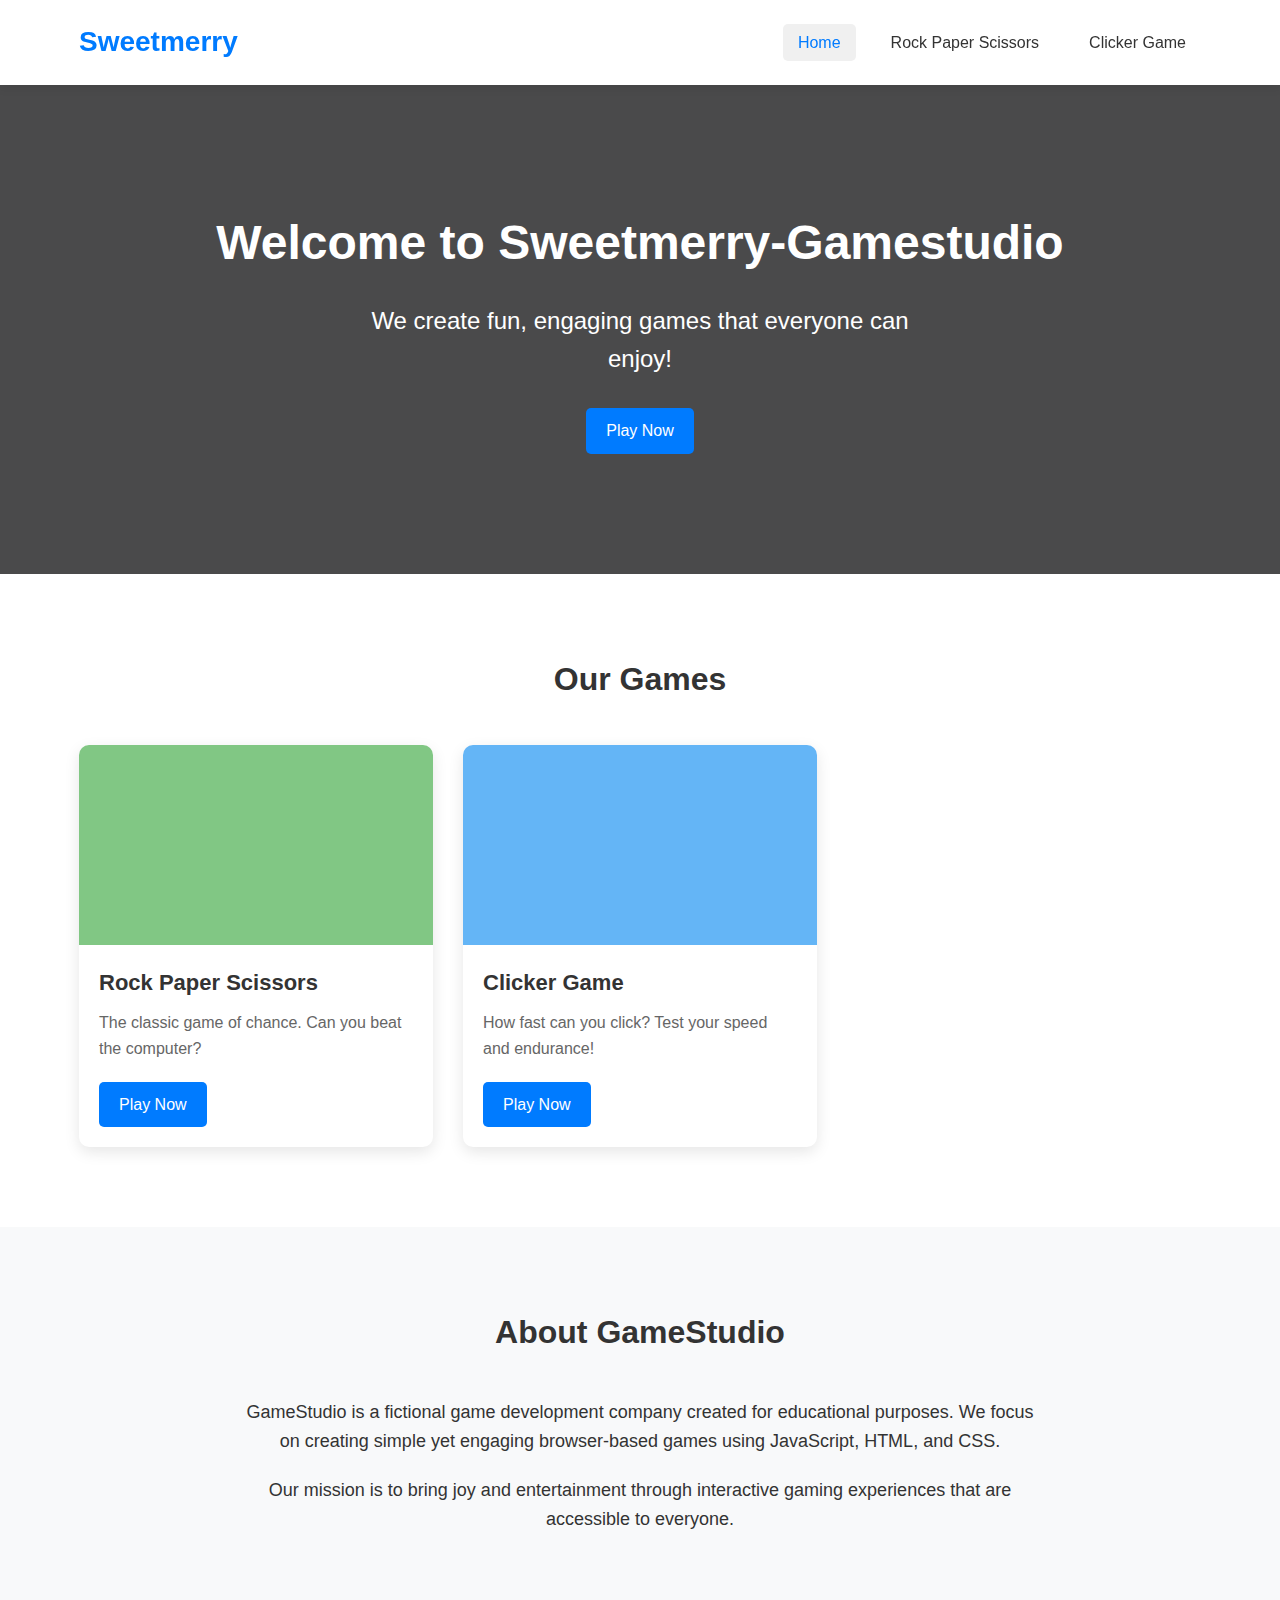
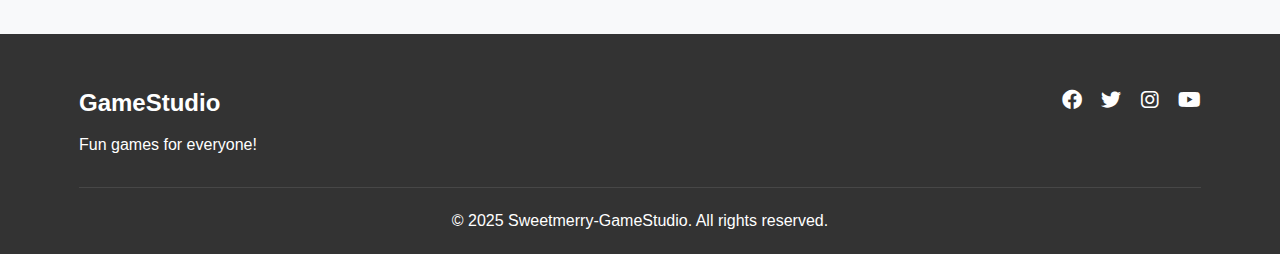
<file: index.html>
<!DOCTYPE html>
<html lang="en">
<head>
    <meta charset="UTF-8">
    <meta name="viewport" content="width=device-width, initial-scale=1.0">
    <title>Sweetmerry-Gamestudio</title>
    <link rel="stylesheet" href="styles/main.css">
    <link rel="stylesheet" href="https://cdnjs.cloudflare.com/ajax/libs/font-awesome/6.0.0/css/all.min.css">
</head>
<body>
    <header>
        <div class="container">
            <div class="logo">
                <h1>Sweetmerry</h1>
            </div>
            <nav>
                <ul>
                    <li><a href="index.html" class="active">Home</a></li>
                    <li><a href="games/rock-paper-scissors.html">Rock Paper Scissors</a></li>
                    <li><a href="games/clicker.html">Clicker Game</a></li>
                </ul>
            </nav>
        </div>
    </header>

    <section class="hero">
        <div class="container">
            <div class="hero-content">
                <h2>Welcome to Sweetmerry-Gamestudio</h2>
                <p>We create fun, engaging games that everyone can enjoy!</p>
                <a href="#games" class="btn btn-primary">Play Now</a>
            </div>
        </div>
    </section>

    <section id="games" class="games-section">
        <div class="container">
            <h2 class="section-title">Our Games</h2>
            <div class="games-grid">
                <div class="game-card">
                    <div class="game-image" style="background-color: #81c784;"></div>
                    <div class="game-details">
                        <h3>Rock Paper Scissors</h3>
                        <p>The classic game of chance. Can you beat the computer?</p>
                        <a href="games/rock-paper-scissors.html" class="btn">Play Now</a>
                    </div>
                </div>
                <div class="game-card">
                    <div class="game-image" style="background-color: #64b5f6;"></div>
                    <div class="game-details">
                        <h3>Clicker Game</h3>
                        <p>How fast can you click? Test your speed and endurance!</p>
                        <a href="games/clicker.html" class="btn">Play Now</a>
                    </div>
                </div>
            </div>
        </div>
    </section>

    <section class="about-section">
        <div class="container">
            <h2 class="section-title">About GameStudio</h2>
            <p>GameStudio is a fictional game development company created for educational purposes. We focus on creating simple yet engaging browser-based games using JavaScript, HTML, and CSS.</p>
            <p>Our mission is to bring joy and entertainment through interactive gaming experiences that are accessible to everyone.</p>
        </div>
    </section>

    <footer>
        <div class="container">
            <div class="footer-content">
                <div class="footer-logo">
                    <h2>GameStudio</h2>
                    <p>Fun games for everyone!</p>
                </div>
                <div class="social-links">
                    <a href="#"><i class="fab fa-facebook"></i></a>
                    <a href="#"><i class="fab fa-twitter"></i></a>
                    <a href="#"><i class="fab fa-instagram"></i></a>
                    <a href="#"><i class="fab fa-youtube"></i></a>
                </div>
            </div>
            <div class="copyright">
                <p>&copy; 2025 Sweetmerry-GameStudio. All rights reserved.</p>
            </div>
        </div>
    </footer>

    <script src="scripts/main.js"></script>
</body>
</html>
</file>
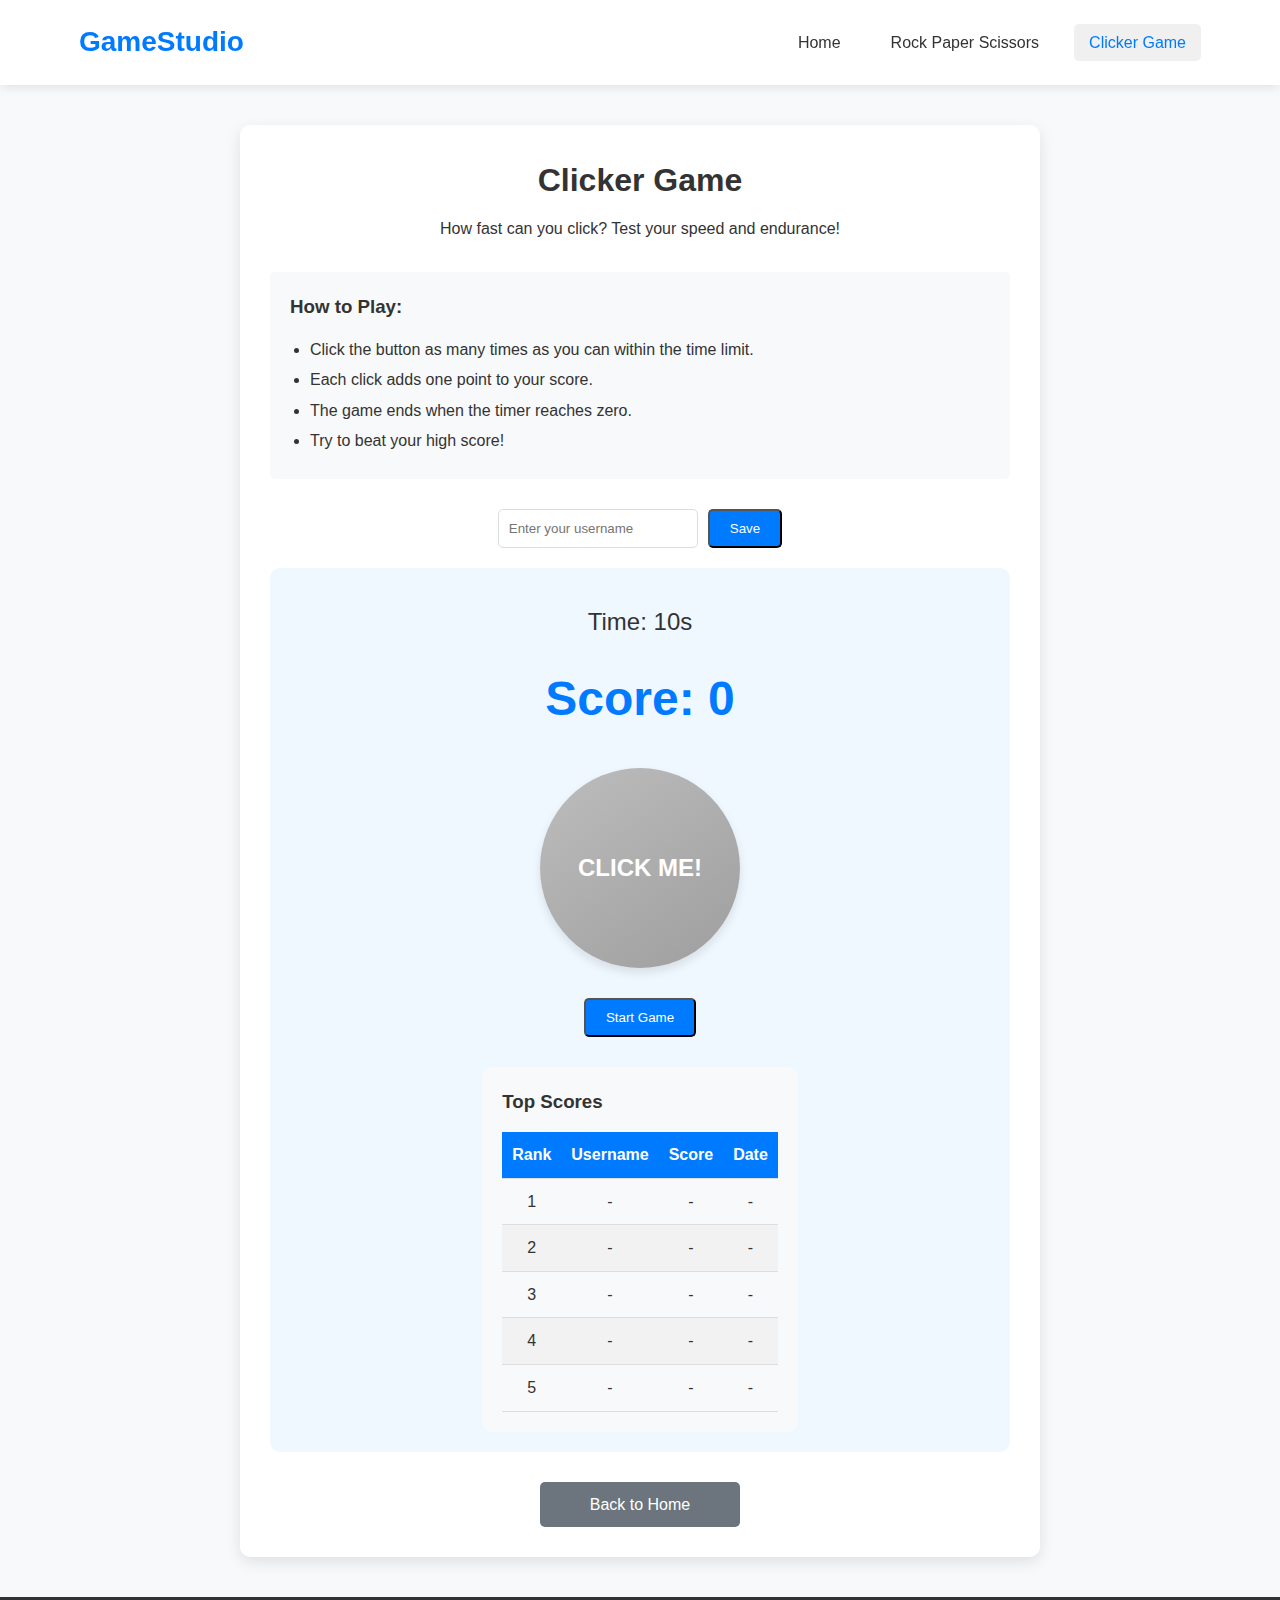
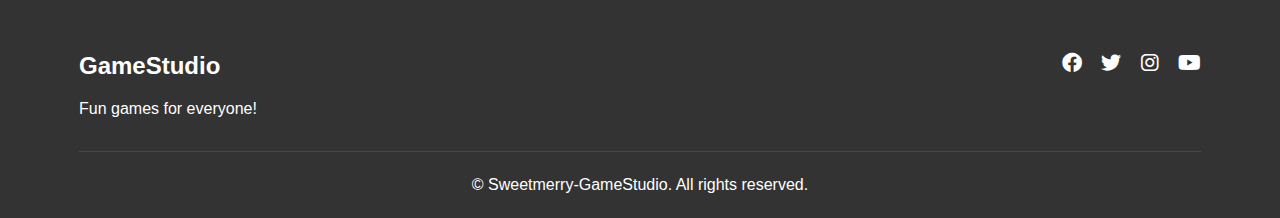
<file: games/clicker.html>
<!DOCTYPE html>
<html lang="en">
<head>
    <meta charset="UTF-8">
    <meta name="viewport" content="width=device-width, initial-scale=1.0">
    <title>Clicker Game - GameStudio</title>
    <link rel="stylesheet" href="../styles/main.css">
    <link rel="stylesheet" href="https://cdnjs.cloudflare.com/ajax/libs/font-awesome/6.0.0/css/all.min.css">
    <style>
        .clicker-container {
            text-align: center;
        }
        
        .score-display {
            font-size: 48px;
            font-weight: bold;
            margin: 20px 0;
            color: #007bff;
        }
        
        .timer-display {
            font-size: 24px;
            margin: 15px 0;
            color: #333;
        }
        
        .click-button {
            width: 200px;
            height: 200px;
            border-radius: 50%;
            background: linear-gradient(145deg, #64b5f6, #2196f3);
            border: none;
            color: white;
            font-size: 24px;
            font-weight: bold;
            cursor: pointer;
            box-shadow: 0 10px 20px rgba(0,0,0,0.2);
            transition: transform 0.1s, box-shadow 0.1s;
            display: flex;
            align-items: center;
            justify-content: center;
            margin: 30px auto;
        }
        
        .click-button:hover {
            transform: scale(1.05);
        }
        
        .click-button:active {
            transform: scale(0.95);
            box-shadow: 0 5px 10px rgba(0,0,0,0.2);
        }
        
        .click-button.disabled {
            background: linear-gradient(145deg, #bdbdbd, #9e9e9e);
            cursor: default;
            transform: none;
            box-shadow: 0 5px 10px rgba(0,0,0,0.1);
        }
        
        .leaderboard {
            margin-top: 30px;
            background-color: #f8f9fa;
            padding: 20px;
            border-radius: 10px;
        }
        
        .leaderboard h3 {
            margin-bottom: 15px;
            color: #333;
        }
        
        .leaderboard-table {
            width: 100%;
            border-collapse: collapse;
        }
        
        .leaderboard-table th, .leaderboard-table td {
            padding: 10px;
            text-align: center;
            border-bottom: 1px solid #ddd;
        }
        
        .leaderboard-table th {
            background-color: #007bff;
            color: white;
        }
        
        .leaderboard-table tr:nth-child(even) {
            background-color: #f2f2f2;
        }
        
        .username-form {
            margin: 20px 0;
            display: flex;
            justify-content: center;
            gap: 10px;
        }
        
        .username-form input {
            padding: 10px;
            border: 1px solid #ddd;
            border-radius: 5px;
            width: 200px;
        }
        
        .click-animation {
            position: absolute;
            font-size: 20px;
            font-weight: bold;
            color: #007bff;
            animation: floatUp 1.5s ease-out forwards;
            pointer-events: none;
        }
        
        @keyframes floatUp {
            0% {
                opacity: 1;
                transform: translateY(0);
            }
            100% {
                opacity: 0;
                transform: translateY(-100px);
            }
        }
    </style>
</head>
<body>
    <header>
        <div class="container">
            <div class="logo">
                <h1>GameStudio</h1>
            </div>
            <nav>
                <ul>
                    <li><a href="../index.html">Home</a></li>
                    <li><a href="rock-paper-scissors.html">Rock Paper Scissors</a></li>
                    <li><a href="clicker.html" class="active">Clicker Game</a></li>
                </ul>
            </nav>
        </div>
    </header>

    <div class="container">
        <div class="game-container">
            <div class="game-header">
                <h2>Clicker Game</h2>
                <p>How fast can you click? Test your speed and endurance!</p>
            </div>

            <div class="game-instructions">
                <h3>How to Play:</h3>
                <ul>
                    <li>Click the button as many times as you can within the time limit.</li>
                    <li>Each click adds one point to your score.</li>
                    <li>The game ends when the timer reaches zero.</li>
                    <li>Try to beat your high score!</li>
                </ul>
            </div>

            <div class="username-form">
                <input type="text" id="username-input" placeholder="Enter your username">
                <button id="save-username" class="btn">Save</button>
            </div>

            <div class="game-play-area">
                <div class="clicker-container">
                    <div class="timer-display">
                        Time: <span id="timer">10</span>s
                    </div>
                    
                    <div class="score-display">
                        Score: <span id="score">0</span>
                    </div>
                    
                    <button id="click-button" class="click-button">
                        CLICK ME!
                    </button>
                    
                    <button id="start-game" class="btn">Start Game</button>
                </div>
                
                <div class="leaderboard">
                    <h3>Top Scores</h3>
                    <table class="leaderboard-table">
                        <thead>
                            <tr>
                                <th>Rank</th>
                                <th>Username</th>
                                <th>Score</th>
                                <th>Date</th>
                            </tr>
                        </thead>
                        <tbody id="leaderboard-body">
                            
                        </tbody>
                    </table>
                </div>
            </div>
            
            <a href="../index.html" class="back-button">Back to Home</a>
        </div>
    </div>

    <footer>
        <div class="container">
            <div class="footer-content">
                <div class="footer-logo">
                    <h2>GameStudio</h2>
                    <p>Fun games for everyone!</p>
                </div>
                <div class="social-links">
                    <a href="#"><i class="fab fa-facebook"></i></a>
                    <a href="#"><i class="fab fa-twitter"></i></a>
                    <a href="#"><i class="fab fa-instagram"></i></a>
                    <a href="#"><i class="fab fa-youtube"></i></a>
                </div>
            </div>
            <div class="copyright">
                <p>&copy; Sweetmerry-GameStudio. All rights reserved.</p>
            </div>
        </div>
    </footer>

    <script src="clicker.js"></script>
</body>
</html>
</file>
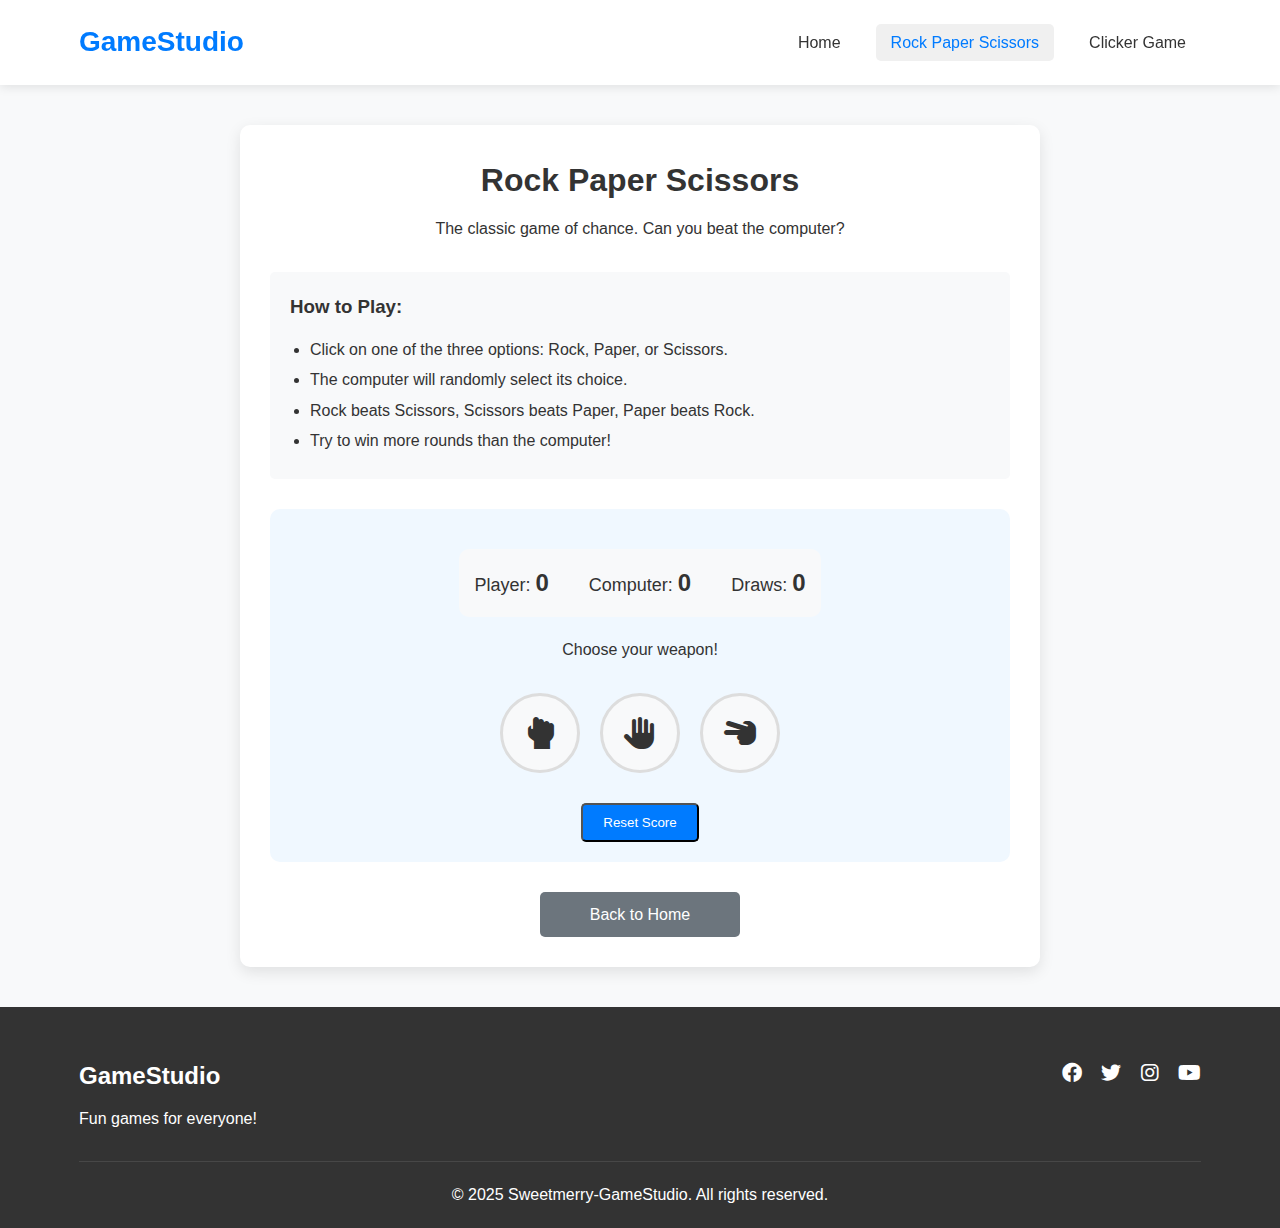
<file: games/rock-paper-scissors.html>
<!DOCTYPE html>
<html lang="en">
<head>
    <meta charset="UTF-8">
    <meta name="viewport" content="width=device-width, initial-scale=1.0">
    <title>Rock Paper Scissors - GameStudio</title>
    <link rel="stylesheet" href="../styles/main.css">
    <link rel="stylesheet" href="https://cdnjs.cloudflare.com/ajax/libs/font-awesome/6.0.0/css/all.min.css">
    <style>
        .rps-options {
            display: flex;
            justify-content: center;
            gap: 20px;
            margin: 30px 0;
        }
        
        .rps-option {
            width: 80px;
            height: 80px;
            border-radius: 50%;
            background-color: #f8f9fa;
            border: 3px solid #ddd;
            display: flex;
            align-items: center;
            justify-content: center;
            cursor: pointer;
            transition: all 0.3s ease;
        }
        
        .rps-option:hover {
            transform: scale(1.1);
            border-color: #007bff;
        }
        
        .rps-option i {
            font-size: 32px;
            color: #333;
        }
        
        .result-display {
            margin: 20px 0;
            text-align: center;
        }
        
        .player-choice, .computer-choice {
            display: inline-block;
            padding: 10px 20px;
            background-color: #f8f9fa;
            border-radius: 5px;
            margin: 0 15px;
        }
        
        .result-message {
            font-size: 24px;
            font-weight: bold;
            margin: 20px 0;
        }
        
        .win { color: green; }
        .lose { color: red; }
        .draw { color: orange; }
        
        .score-display {
            display: flex;
            justify-content: center;
            gap: 40px;
            margin: 20px 0;
            padding: 15px;
            background-color: #f8f9fa;
            border-radius: 10px;
        }
        
        .score-item {
            font-size: 18px;
        }
        
        .score-value {
            font-weight: bold;
            font-size: 24px;
        }
    </style>
</head>
<body>
    <header>
        <div class="container">
            <div class="logo">
                <h1>GameStudio</h1>
            </div>
            <nav>
                <ul>
                    <li><a href="../index.html">Home</a></li>
                    <li><a href="rock-paper-scissors.html" class="active">Rock Paper Scissors</a></li>
                    <li><a href="clicker.html">Clicker Game</a></li>
                </ul>
            </nav>
        </div>
    </header>

    <div class="container">
        <div class="game-container">
            <div class="game-header">
                <h2>Rock Paper Scissors</h2>
                <p>The classic game of chance. Can you beat the computer?</p>
            </div>

            <div class="game-instructions">
                <h3>How to Play:</h3>
                <ul>
                    <li>Click on one of the three options: Rock, Paper, or Scissors.</li>
                    <li>The computer will randomly select its choice.</li>
                    <li>Rock beats Scissors, Scissors beats Paper, Paper beats Rock.</li>
                    <li>Try to win more rounds than the computer!</li>
                </ul>
            </div>

            <div class="game-play-area">
                <div class="score-display">
                    <div class="score-item">
                        Player: <span id="player-score" class="score-value">0</span>
                    </div>
                    <div class="score-item">
                        Computer: <span id="computer-score" class="score-value">0</span>
                    </div>
                    <div class="score-item">
                        Draws: <span id="draws" class="score-value">0</span>
                    </div>
                </div>
                
                <div id="game-status">
                    <p>Choose your weapon!</p>
                </div>
                
                <div class="rps-options">
                    <div class="rps-option" data-choice="rock">
                        <i class="fas fa-hand-rock"></i>
                    </div>
                    <div class="rps-option" data-choice="paper">
                        <i class="fas fa-hand-paper"></i>
                    </div>
                    <div class="rps-option" data-choice="scissors">
                        <i class="fas fa-hand-scissors"></i>
                    </div>
                </div>
                
                <div id="result-display" class="result-display" style="display: none;">
                    <div class="player-choice">
                        You: <span id="player-choice"></span>
                    </div>
                    <div class="computer-choice">
                        Computer: <span id="computer-choice"></span>
                    </div>
                    <div id="result-message" class="result-message"></div>
                </div>
                
                <div>
                    <button id="reset-game" class="btn">Reset Score</button>
                </div>
            </div>
            
            <a href="../index.html" class="back-button">Back to Home</a>
        </div>
    </div>

    <footer>
        <div class="container">
            <div class="footer-content">
                <div class="footer-logo">
                    <h2>GameStudio</h2>
                    <p>Fun games for everyone!</p>
                </div>
                <div class="social-links">
                    <a href="#"><i class="fab fa-facebook"></i></a>
                    <a href="#"><i class="fab fa-twitter"></i></a>
                    <a href="#"><i class="fab fa-instagram"></i></a>
                    <a href="#"><i class="fab fa-youtube"></i></a>
                </div>
            </div>
            <div class="copyright">
                <p>&copy; 2025 Sweetmerry-GameStudio. All rights reserved.</p>
            </div>
        </div>
    </footer>

    <script src="rock-paper-scissors.js"></script>
</body>
</html>
</file>
<file: styles/main.css>
/* Reset and base styles */
* {
    margin: 0;
    padding: 0;
    box-sizing: border-box;
}

body {
    font-family: 'Segoe UI', Tahoma, Geneva, Verdana, sans-serif;
    line-height: 1.6;
    color: #333;
    background-color: #f8f9fa;
}

.container {
    width: 90%;
    max-width: 1200px;
    margin: 0 auto;
    padding: 0 15px;
}

a {
    text-decoration: none;
    color: #007bff;
}

ul {
    list-style: none;
}

img {
    max-width: 100%;
}

.btn {
    display: inline-block;
    padding: 10px 20px;
    background-color: #007bff;
    color: white;
    border-radius: 5px;
    transition: background-color 0.3s ease;
}

.btn:hover {
    background-color: #0056b3;
}

.btn-primary {
    background-color: #007bff;
}

.section-title {
    text-align: center;
    margin-bottom: 40px;
    font-size: 32px;
    color: #333;
}

header {
    background-color: #fff;
    box-shadow: 0 2px 10px rgba(0, 0, 0, 0.1);
    position: sticky;
    top: 0;
    z-index: 100;
}

header .container {
    display: flex;
    justify-content: space-between;
    align-items: center;
    padding: 20px 15px;
}

.logo h1 {
    font-size: 28px;
    color: #007bff;
}

nav ul {
    display: flex;
}

nav ul li {
    margin-left: 20px;
}

nav ul li a {
    color: #333;
    font-weight: 500;
    padding: 10px 15px;
    border-radius: 5px;
    transition: all 0.3s ease;
}

nav ul li a:hover,
nav ul li a.active {
    background-color: #f0f0f0;
    color: #007bff;
}

.hero {
    background: linear-gradient(rgba(0, 0, 0, 0.7), rgba(0, 0, 0, 0.7)), url('https://images.unsplash.com/photo-1511512578047-dfb367046420?ixlib=rb-1.2.1&auto=format&fit=crop&w=1350&q=80');
    background-size: cover;
    background-position: center;
    color: white;
    padding: 120px 0;
    text-align: center;
}

.hero-content h2 {
    font-size: 48px;
    margin-bottom: 20px;
}

.hero-content p {
    font-size: 24px;
    margin-bottom: 30px;
    max-width: 600px;
    margin-left: auto;
    margin-right: auto;
}

.games-section {
    padding: 80px 0;
    background-color: #fff;
}

.games-grid {
    display: grid;
    grid-template-columns: repeat(auto-fill, minmax(300px, 1fr));
    gap: 30px;
}

.game-card {
    background-color: #fff;
    border-radius: 10px;
    overflow: hidden;
    box-shadow: 0 5px 15px rgba(0, 0, 0, 0.1);
    transition: transform 0.3s ease, box-shadow 0.3s ease;
}

.game-card:hover {
    transform: translateY(-10px);
    box-shadow: 0 15px 30px rgba(0, 0, 0, 0.15);
}

.game-image {
    height: 200px;
    width: 100%;
    display: flex;
    align-items: center;
    justify-content: center;
    color: white;
    font-size: 24px;
}

.game-details {
    padding: 20px;
}

.game-details h3 {
    font-size: 22px;
    margin-bottom: 10px;
    color: #333;
}

.game-details p {
    margin-bottom: 20px;
    color: #666;
}

.about-section {
    padding: 80px 0;
    background-color: #f8f9fa;
    text-align: center;
}

.about-section p {
    max-width: 800px;
    margin: 0 auto 20px;
    font-size: 18px;
}

footer {
    background-color: #333;
    color: white;
    padding: 50px 0 20px;
}

.footer-content {
    display: flex;
    justify-content: space-between;
    margin-bottom: 30px;
}

.footer-logo h2 {
    margin-bottom: 10px;
    font-size: 24px;
}

.social-links a {
    color: white;
    margin-left: 15px;
    font-size: 20px;
    transition: color 0.3s ease;
}

.social-links a:hover {
    color: #007bff;
}

.copyright {
    text-align: center;
    padding-top: 20px;
    border-top: 1px solid rgba(255, 255, 255, 0.1);
}

@media (max-width: 768px) {
    header .container {
        flex-direction: column;
    }
    
    nav ul {
        margin-top: 20px;
        flex-wrap: wrap;
        justify-content: center;
    }
    
    nav ul li {
        margin: 5px;
    }
    
    .hero-content h2 {
        font-size: 36px;
    }
    
    .hero-content p {
        font-size: 18px;
    }
    
    .footer-content {
        flex-direction: column;
        align-items: center;
        text-align: center;
    }
    
    .social-links {
        margin-top: 20px;
    }
}

.game-container {
    max-width: 800px;
    margin: 40px auto;
    padding: 30px;
    background-color: #fff;
    border-radius: 10px;
    box-shadow: 0 5px 15px rgba(0, 0, 0, 0.1);
}

.game-header {
    text-align: center;
    margin-bottom: 30px;
}

.game-header h2 {
    font-size: 32px;
    margin-bottom: 10px;
    color: #333;
}

.game-instructions {
    background-color: #f8f9fa;
    padding: 20px;
    border-radius: 5px;
    margin-bottom: 30px;
}

.game-instructions h3 {
    margin-bottom: 15px;
    color: #333;
}

.game-instructions ul {
    list-style: disc;
    margin-left: 20px;
}

.game-instructions li {
    margin-bottom: 5px;
}

.game-play-area {
    padding: 20px;
    background-color: #f0f8ff;
    border-radius: 10px;
    min-height: 300px;
    display: flex;
    flex-direction: column;
    align-items: center;
    justify-content: center;
}

.back-button {
    display: block;
    margin: 30px auto 0;
    padding: 10px 20px;
    background-color: #6c757d;
    color: white;
    border-radius: 5px;
    transition: background-color 0.3s ease;
    text-align: center;
    max-width: 200px;
}

.back-button:hover {
    background-color: #5a6268;
}
</file>
